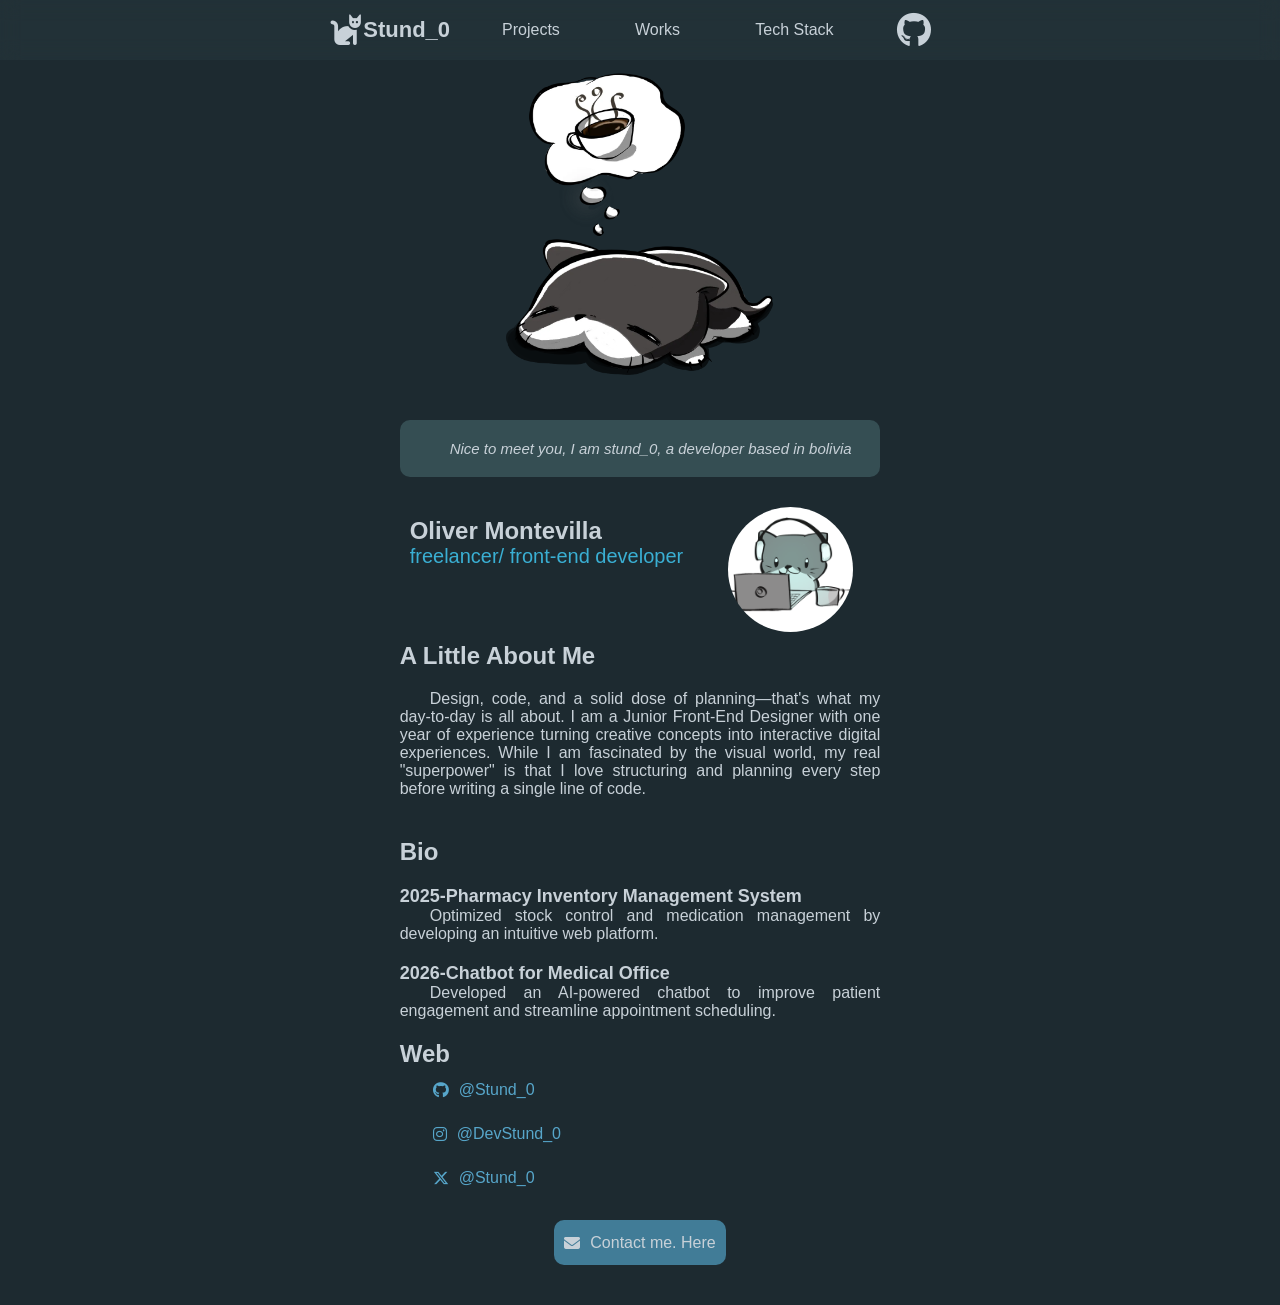
<file: index.html>
<!DOCTYPE html>
<html lang="es">
<head>
    <meta charset="UTF-8">
    <meta name="viewport" content="width=device-width, initial-scale=1.0">
    <meta name="description" content="Portfolio of Stund_0 — Junior Front-End Developer from Bolivia.">
    <meta name="author" content="Oliver Montevilla">
    <meta name="keywords" content="portfolio, front-end, developer, Bolivia, web">
    <meta name="robots" content="index, follow">
    <meta property="og:title" content="Stund_0 — Portfolio">
    <meta property="og:description" content="Junior Front-End Developer from Bolivia. Design, code, and planning.">
    <meta property="og:type" content="website">
    <meta property="og:url" content="https://stund-0.dev">
    <meta property="og:image" content="assets/cat.webp">
    <link rel="icon" href="assets/cat1.webp" type="image/webp">
    <link rel="stylesheet" href="css/app.css">
    <link rel="stylesheet" href="https://cdnjs.cloudflare.com/ajax/libs/font-awesome/6.5.1/css/all.min.css">
    <title>Stund_0 — Portfolio</title>
</head>
<body> 
    <a href="#contenido" class="skip-link">Saltar al contenido</a>
    <header>
        <nav class="nav" aria-label="Navegación principal">
                <a class="me" href="javascript:void(0)" onclick="cargarPagina('home')">
                    <i class="fa-solid fa-cat"></i>
                    Stund_0 </a>
            <button class="hamburger" aria-label="Menú de navegación" aria-expanded="false">
                <span></span>
                <span></span>
                <span></span>
            </button>
            <ul id="nav-menu">
                <li><a data-page="projects" href="javascript:void(0)" onclick="cargarPagina('projects')">Projects</a></li>
                <li><a data-page="works" href="javascript:void(0)" onclick="cargarPagina('works')">Works</a></li>
                <li><a data-page="tech" href="javascript:void(0)" onclick="cargarPagina('tech')">Tech Stack</a></li>
                <li>
                <a href="https://github.com/Stund-0" target="_blank" rel="noopener noreferrer" aria-label="GitHub de Stund_0"><i class="fa-brands fa-github" aria-hidden="true"></i></a>
                </li>
            </ul>
        </nav>
    </header>

    <aside class="sidebar-image">
        <img id="imagen-principal" class="img" src="assets/cat.webp" alt="Stund_0 logo">
    </aside>
    <main id="contenido">
        <noscript>
            <p style="text-align:center;padding:2rem;">Habilita JavaScript para ver este portafolio.</p>
        </noscript>
    </main>
    <script src="js/app.js"></script>
</body>
</html>
</file>
<file: css/app.css>
/*home*/
:root{
    --danger: #e74c3c;
}
*{
    margin: 0;
    padding: 0;
    box-sizing: border-box;
    font-family: 'Segoe UI', Tahoma, Geneva, Verdana, sans-serif;
    color: #c8d1d8;
}
html, body{
    overflow-x: hidden;
}
body{
    background-color: #1d2a30;
    display: grid;
    grid-template-columns: 1fr 1.3fr 1fr;
    gap: 10px;
    padding: 60px 20px 20px;
}
#contenido{
    grid-column: 2;
    min-width: 0;
    max-width: 900px;
    justify-self: center;
    width: 100%;
}
.skip-link{
    position: fixed;
    top: -100%;
    left: 0;
    z-index: 10000;
    padding: 8px 16px;
    background: #1d2a30;
    color: #c8d1d8;
    text-decoration: none;
    font-size: 16px;
    transition: top 0.2s ease;
}
.skip-link:focus{
    top: 0;
    outline: 2px solid #c8d1d8;
    outline-offset: 2px;
}
.nav{
    background: #5e768017;
    backdrop-filter: blur(10px);
    height: 60px;
    display: flex;
    justify-content: center;
    align-items: center;
    position: fixed;
    top: 0;
    right: 0;
    left: 0;
    z-index: 1000;
}
.nav ul{
    display: flex;
    list-style: none;
    gap: clamp(15px, 4vw, 70px);
    padding: 10px 20px;
    justify-content: center;
    align-items: center;
    flex-wrap: wrap;
}
.nav ul li a{
    text-decoration: none;
    font-size: 16px;
}
.nav ul li a:hover{
    text-decoration: underline;
}
.nav i{
    font-size: 30px;
}
.nav .me{
    font-size: 22px;
    font-weight: 700;
    line-height: 1;
    display:flex;
    align-items: center;
    text-decoration: none;
    margin-right: 20px;
}
.nav .me:hover{
    animation: shake 0.5s ease-in-out;
}
.nav a[data-page]{
    padding: 8px 12px;
    transition: all .25s ease;
}

.nav a.active{
    background-color: #2b758b;
    padding: 8px 12px;
    color: #1d2a30;
}
.nav ul .fa-brands{
    font-size: 35px;
}
.nav ul .fa-brands:hover{
    color: #2384a1;
    animation: shake 0.5s ease-in-out;
}
.sidebar-image{
    position: sticky;
    display: flex;
    top: 0;
    flex-direction: column;
    align-items: center;
    justify-content: flex-start;
    align-self: start;
}
.hamburger{
    display: none;
    background: none;
    border: none;
    cursor: pointer;
    padding: 8px;
    z-index: 1001;
}
.hamburger span{
    display: block;
    width: 25px;
    height: 3px;
    background: #c8d1d8;
    border-radius: 3px;
    transition: all .3s ease;
}
.hamburger span + span{
    margin-top: 5px;
}
.hamburger.active span:nth-child(1){
    transform: rotate(45deg) translate(5px, 6px);
}
.hamburger.active span:nth-child(2){
    opacity: 0;
}
.hamburger.active span:nth-child(3){
    transform: rotate(-45deg) translate(5px, -6px);
}
.img{
    width: 350px;
    height: 350px;
    display: block;
}
/*home*/
.home-page .title{
    background-color: #354e53;
    border-radius: 10px;
    padding: 20px;
    font-size: 15px;
    font-weight: 400;   
    display:flex;
    text-align: center;
} 
.home-page .container{
    display: flex;
    gap: 25px;
    flex-wrap: wrap;
    padding: 10px;
}
.home-page .container span{
    font-size: 20px;
    font-weight: 500;
    color: #3aafd3;
}
.perf{
    width: 125px;
    height: 125px;
    border-radius: 100%;
    margin-left: 20px;
    margin-top: 20px;
}
.home-page .section h1,
.home-page .section span{
    padding-top: 30px;
}
.desc{
    text-indent: 30px;
    text-align: justify;
    margin-bottom: 40px;
    padding-top: 20px;
}
.home-page h3{
    padding-top: 20px;
    font-size: 18px;
} 
.home-page p{
    text-indent: 30px;
    text-align: justify;
}
.web{
    padding-top: 20px;
}
.redes{
    font-size: 16px;
    padding-left: 20px;
}
.redes a{
    text-decoration: none;
    
}
.redes i, .redes a{
    color: #57a6ca;
}
.redes li{
    display: flex;
    align-items: center;
    gap: 10px;
    padding: 10px;
    width: fit-content;
    border: 3px solid transparent;
    border-radius: 10px;
    transition: all 0.25s ease;  
}
.redes li:hover{
    background-color: #3aafd31f;
    border:3px solid #257086;
    transform: translateY(-2px);
}

.gmail{
    background-color: #417c97;
    display: flex;
    align-items: center;
    justify-content: center;
    gap: 10px;
    width: fit-content;
    height: 45px;
    margin: 20px auto;
    padding: 10px;
    border-radius: 10px;
}
.gmail a{
    text-decoration: none;
}
.gmail i, .gmail a{
    color:#c8d1d8;
}
.gmail:hover{
    animation: shake 0.5s ease-in-out;
}
/*projects*/
.projects-page{
    width: 100%;
    max-width: 900px;
    height: auto;
    display: block;
    margin: auto;
}
.projects-page h1{
    padding:0px 20px;
    text-align: start;  
}
.projects-page .projects-container{
    display: flex;
    flex-wrap: wrap;
    justify-content: center;
    gap: 50px;
}
.projects-page .project-card{
    width: 200px;
    padding: 15px;
    border-radius: 15px;
    display: flex;
    flex-direction: column;
    gap: 15px;
}
.projects-page .project-image{
    width:100%;
    height: 150px;
    border-radius: 15px;
    object-fit: cover;
    transition: 0.3s;
}
.projects-page .project-image:hover{
    transform:
        scale(1.05)
        translateY(-5px);
    filter: brightness(1.1);
}
.projects-page .text-1{
    display: flex;
    flex-direction: column;
    gap: 10px;
    text-align: justify;
}
.projects-page .text-1 h3{
    font-size: 18px;
}
.projects-page .text-1 p{
    line-height: 1.5;
    font-size: 14px;
}
.projects-page .text-1 a{
    text-decoration:none;
}
.projects-page .text-1 a:hover{
    text-decoration:underline;
    color: #5db2da;
}
/*Works*/
.works-page .area-text{
    padding: 20px 45px;
    text-align: justify;
    font-size: 18px
}
.works-page .area-text h1,
.works-page .area-text h3{
    padding: 20px 0;
    text-indent: 0;
} 
.works-page .title{
    color: #5db2da;
}
.works-page .area-text p{
    margin-bottom: 20px;
}
.works-page strong{
    text-decoration: underline;
}
.works-page .parraf-3 strong{
    text-align: justify;
    text-indent: 0;
}
/*Tech*/
.tech-page .title-a{
    position: relative;
    width: 100vw;
    height: 300px;
    margin-top: -60px;
    margin-left: calc(50% - 50vw);
    overflow: hidden;
}
.tech-page .title-a img{
    width: 100%;
    height: 100%;
    object-fit: cover;
}
.tech-page .title-a::before{
    content: "";
    position: absolute;
    inset: 0;
    background: 
        linear-gradient(
            to bottom,
            rgba(0, 0, 0, 0.65),
            rgba(0, 0, 0, 0.25),
            rgba(0, 0, 0, 0.75)
        );
    z-index: 1;
}
.tech-page .title-a h1{
    position: absolute;
    top: 50%;
    left: 50%;
    transform: translate(-50%, -50%);
    z-index: 2;
    font-size: 50px;
    color: #c8d1d8;
}
.tech-page .title-a .a{
    color: #1d2a30;
}

.tech-page p{
    padding: 20px 0;
    font-size: 20px;
    text-align: justify;
}
.tech-page p .b{
    color: #5db2da;
}
.tech-page .tech{
    display: grid;
    grid-template-columns: repeat(2, 1fr);
    column-gap:60px;
    row-gap: 30px;
    padding: 20px 0;
    max-width: 1000px;
    margin: 0 auto;
}
.tech-page .tech > div{
    display: flex;
    align-items: center;
    gap: 20px;
    padding: 10px 15px;
    background: #1a252b;
    border-radius: 12px;
    transition: background .25s ease;
}
.tech-page .tech > div:hover{
    background: #354e53;
}
.tech .a{
    text-decoration: none;
    font-size: 18px;
    font-weight: 500;
}

.tech-page .tech img{
    width: 110px;
    height: 80px;
    border-radius: 10px;
    object-fit: cover;
    flex-shrink: 0;
    display: block;
}
/*Infarma*/
.infarma-page{
    padding: 20px;
}
.infarma-page .header{
    margin-bottom: 30px;
}
.infarma-page .header .but{
    font-size: 18px;
    text-decoration: none;
    color: #5db2da;
}
.infarma-page .header .but:hover{
    text-decoration: underline;
}
.infarma-page .title{
    margin-top: 10px;
    font-size: 18px;
}
.infarma-page .content{
    display: flex;
    flex-direction: column;
    gap: 20px;
    text-align: justify;
}
.infarma-page .content .text{
    color:#5db2da;
    font-size: 20px;
}
.infarma-page ul{
    padding-left: 30px;
}
.infarma-page .content p strong{
    color: #5db2da;
    text-decoration: underline;
    font-weight: 500;
}
.infarma-page .footer{
    margin-top: 40px;
    display: flex;
    flex-wrap: wrap;
    gap: 20px;
    justify-content: center;
}
.infarma-page .footer img{
    width: 100%;
    max-width: 500px;
    border-radius: 10px;
    object-fit: cover;
}
@media (max-width: 1024px){
    body{
        grid-template-columns: 1fr 2fr 1fr;
    }
    .home-page .container{
        flex-direction: column;
        align-items: center;
    }
}
@media (max-width: 768px){
    /*home*/
    body{
        grid-template-columns: 1fr;
        padding: 90px 15px 20px;
    }
    #contenido{
        grid-column: 1;
    }

    .nav{
        flex-direction: row;
        flex-wrap: wrap;
        height: auto;
        padding: 10px 20px;
        justify-content: center;
        align-items: center;
    }
    .nav .me{
        margin-right: 0;
        font-size: 20px;
        order: 0;
    }
    .hamburger{
        display: block;
        order: 1;
        margin-left: auto;
    }
    .nav ul{
        display: none;
        flex-direction: column;
        width: 100%;
        gap: 0;
        padding: 10px 0;
        order: 2;
    }
    .nav ul.open{
        display: flex;
    }
    .nav ul li{
        text-align: center;
    }
    .nav ul li a{
        font-size: 15px;
        display: block;
        padding: 12px;
    }
    .nav a[data-page]{
        padding: 12px;
    }
    .nav a.active{
        padding: 12px;
    }
    .home-page .title{
        padding: 15px;
        font-size: 14px;
    }
    .home-page .container{
        flex-direction: column;
        align-items: center;
    }
    .perf{
        width: 120px;
        height: 120px;
        padding-left: 0;
    }
    h4{
        font-size: 22px;
    }
    .home-page p{
        font-size: 15px;
    }
    .gmail{
        margin: 30px 10px;
        text-align: center;
        height: auto;
        padding: 15px;
        flex-wrap: wrap;
    }
    .redes{
        padding-left: 5px;
    }
/*projects*/
    .projects-container{
        flex-direction: column;
        align-items: center;
    }
    .projects-page .project-card{
        width: 100%;
        max-width: 400px;
    }
    .projects-page .project-image{
        height: auto;
        aspect-ratio: 16 / 9;
    }
    
    /*tech*/
    .tech-page .title-a h1{
        font-size: 35px;
    }

    .tech-page .tech{
        grid-template-columns: 1fr;
        gap: 20px;
        padding: 20px;
    }

    .tech-page .tech > div{
        gap: 15px;
        padding: 10px;
    }

    .tech-page .tech img{
        width: 80px;
        height: 60px;
    }

    .tech .a{
        font-size: 16px;
    }

    .tech-page p{
        font-size: 16px;
    }

    .sidebar-image .img{
        width: 100%;
        max-width: 250px;
        height: auto;
    }
}
@keyframes curtainDrop {
    from{
        opacity: 0;
        filter: blur(8px);
        transform: translateY(-30px);
    }

    to{
        opacity: 1;
        filter: blur(0);
        transform: translateY(0);
    }
}
.home-page,
.projects-page,
.works-page,
.infarma-page{

    animation: curtainDrop 0.4s ease-out;
}

@keyframes shake {
    0%,100%{
        transform: rotate(0deg);
    }
    25%{
        transform: rotate(-3deg);
    }
    50%{
        transform: rotate(3deg);
    }
    75%{
        transform: rotate(-3deg);
    }
}
</file>
